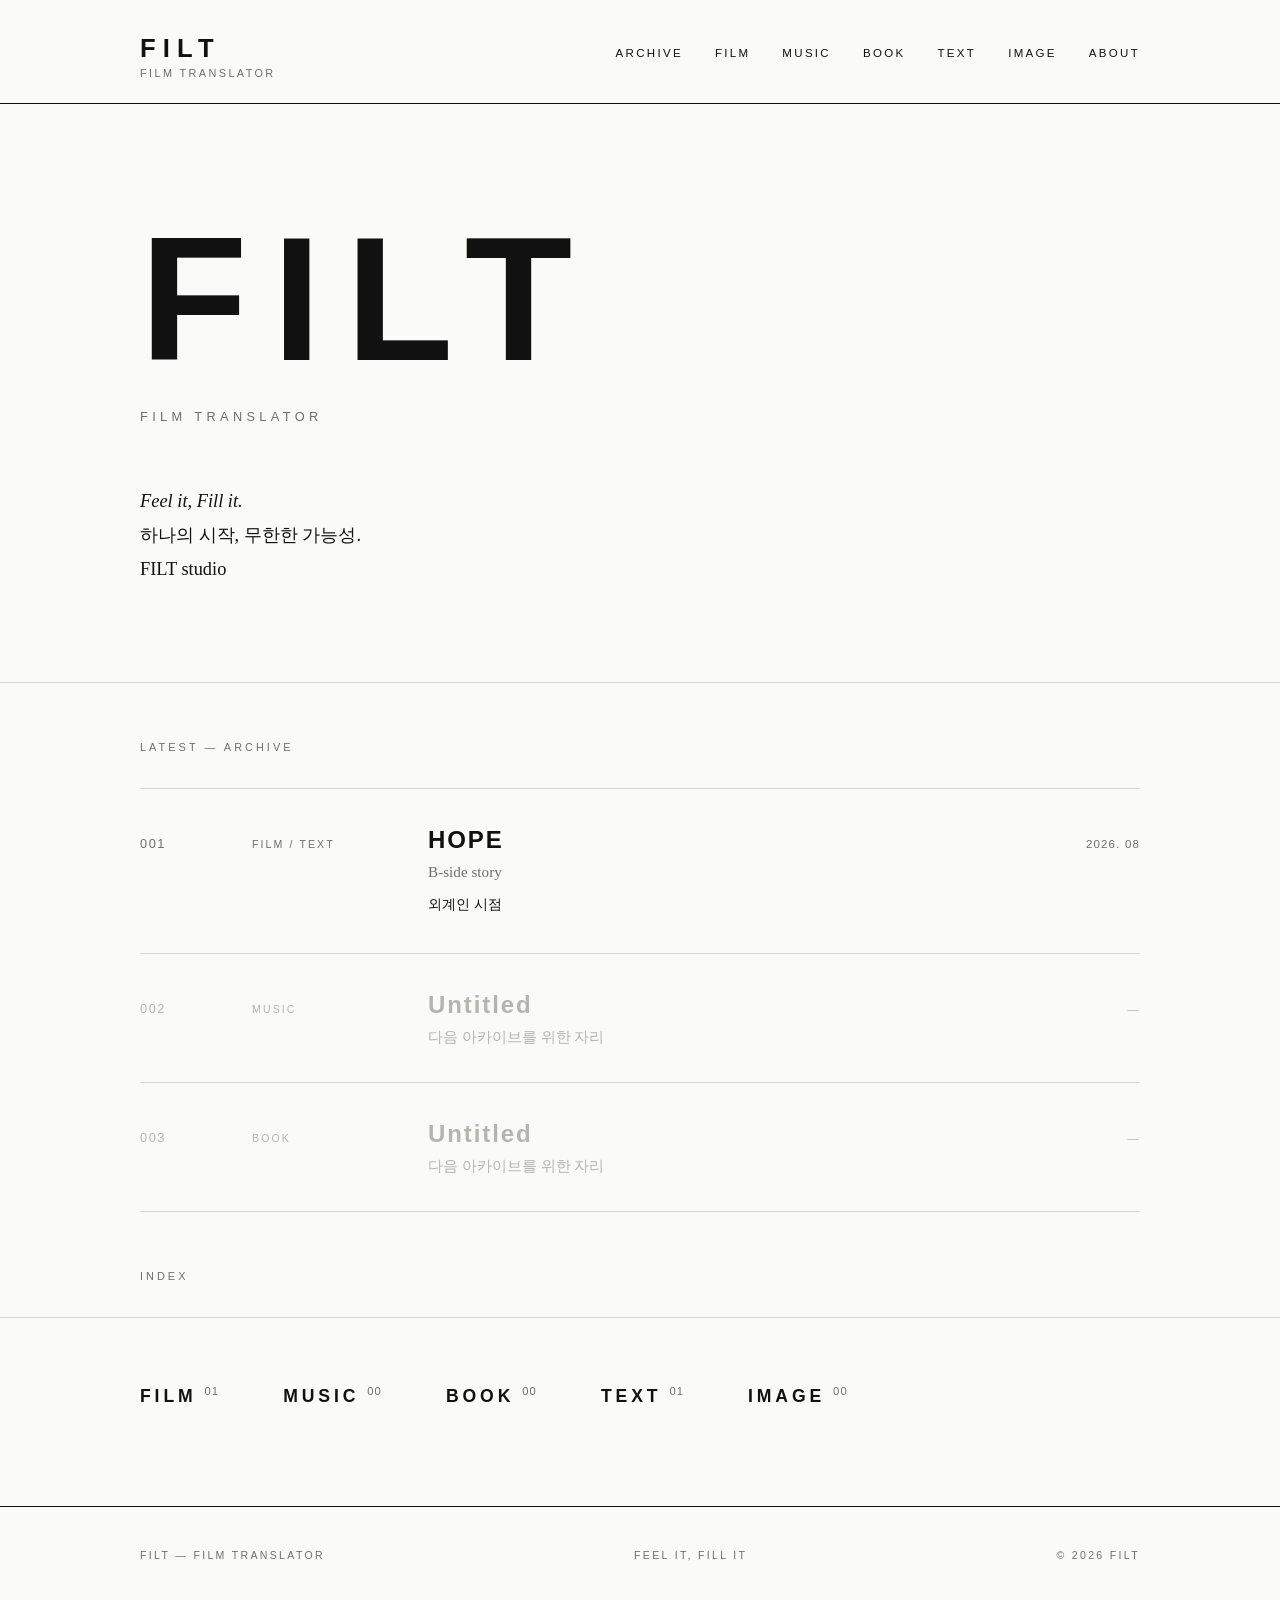
<file: index.html>
<!DOCTYPE html>
<html lang="ko">
<head>
  <meta charset="UTF-8">
  <meta name="viewport" content="width=device-width, initial-scale=1.0">
  <title>FILT — Film Translator</title>
  <meta name="description" content="FILT — Film Translator. Feel it, Fill it.">
  <link rel="stylesheet" href="style.css">
</head>
<body>

  <!-- ==================== HEADER / NAVIGATION ==================== -->
  <header class="site-header">
    <div class="wrap">
      <div class="wordmark">
        <a href="index.html">FILT</a>
        <span class="tagline">Film Translator</span>
      </div>
      <nav class="site-nav">
        <a href="archive.html">Archive</a>
        <a href="film.html">Film</a>
        <a href="music.html">Music</a>
        <a href="book.html">Book</a>
        <a href="text.html">Text</a>
        <a href="image.html">Image</a>
        <a href="about.html">About</a>
      </nav>
    </div>
  </header>

  <main>

    <!-- ==================== MASTHEAD ==================== -->
    <section class="masthead">
      <div class="wrap">
        <h1>FILT</h1>
        <p class="sub">Film Translator</p>
        <p class="intro">
          <em>Feel it, Fill it.</em><br>
          하나의 시작, 무한한 가능성. <br>
          FILT studio
        </p>
      </div>
    </section>

    <!-- ==================== LATEST ARCHIVE ==================== -->
    <section>
      <div class="wrap">
        <p class="section-label">Latest — Archive</p>

        <ul class="entry-list">

          <!-- ============================================================
               HOW CATEGORIES WORK
               -------------------
               ARCHIVE (archive.html) lists every entry.
               Each category page (film.html, music.html, book.html,
               text.html, image.html) lists ONLY entries with that tag.

               TO ADD A NEW ARCHIVE ENTRY:
               1. Copy an <li class="entry"> block below (remove
                  class "placeholder" if present).
               2. Paste it here (Latest) AND in archive.html AND in
                  every category page matching its tags.
                  e.g. category "FILM / TEXT" → film.html + text.html
               ============================================================ -->

          <!-- Archive 001 — featured entry · category: FILM / TEXT -->
          <li class="entry">
            <a href="posts/hope-dialogue.html">
              <span class="entry-no">001</span>
              <span class="entry-cat">Film / Text</span>
              <span class="entry-main">
                <span class="entry-title">HOPE
                  <span class="entry-sub">B-side story</span>
                  <span class="entry-desc">외계인 시점</span>
                </span>
              </span>
              <span class="entry-date">2026. 08</span>
            </a>
          </li>

          <!-- Placeholder entry 002 -->
          <li class="entry placeholder">
            <a href="archive.html">
              <span class="entry-no">002</span>
              <span class="entry-cat">Music</span>
              <span class="entry-main">
                <span class="entry-title">Untitled
                  <span class="entry-sub">다음 아카이브를 위한 자리</span>
                </span>
              </span>
              <span class="entry-date">—</span>
            </a>
          </li>

          <!-- Placeholder entry 003 -->
          <li class="entry placeholder">
            <a href="archive.html">
              <span class="entry-no">003</span>
              <span class="entry-cat">Book</span>
              <span class="entry-main">
                <span class="entry-title">Untitled
                  <span class="entry-sub">다음 아카이브를 위한 자리</span>
                </span>
              </span>
              <span class="entry-date">—</span>
            </a>
          </li>

        </ul>
      </div>
    </section>

    <!-- ==================== CATEGORY NAVIGATION ==================== -->
    <!-- Update the counts when you add entries -->
    <section>
      <div class="wrap">
        <p class="section-label">Index</p>
      </div>
      <nav class="category-nav">
        <div class="wrap">
          <ul>
            <li><a href="film.html">FILM<span class="count">01</span></a></li>
            <li><a href="music.html">MUSIC<span class="count">00</span></a></li>
            <li><a href="book.html">BOOK<span class="count">00</span></a></li>
            <li><a href="text.html">TEXT<span class="count">01</span></a></li>
            <li><a href="image.html">IMAGE<span class="count">00</span></a></li>
          </ul>
        </div>
      </nav>
    </section>

  </main>

  <!-- ==================== FOOTER ==================== -->
  <footer class="site-footer">
    <div class="wrap">
      <span>FILT — Film Translator</span>
      <span>Feel it, Fill it</span>
      <span>© 2026 FILT</span>
    </div>
  </footer>

</body>
</html>
</file>
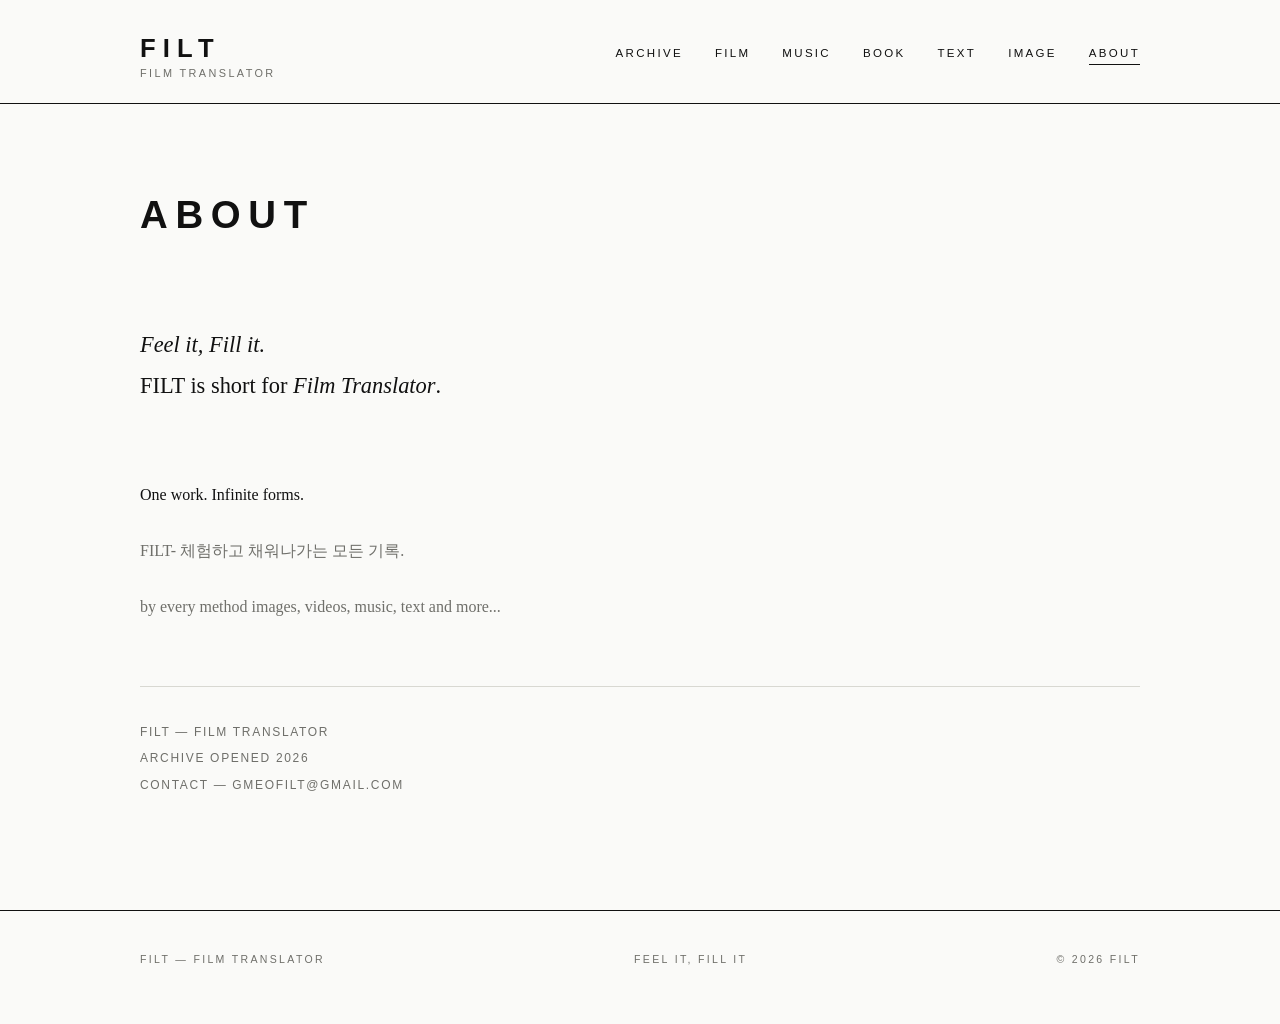
<file: about.html>
<!DOCTYPE html>
<html lang="ko">
<head>
  <meta charset="UTF-8">
  <meta name="viewport" content="width=device-width, initial-scale=1.0">
  <title>About — FILT</title>
  <meta name="description" content="About FILT — Film Translator. Feel it, Fill it.">
  <link rel="stylesheet" href="style.css">
</head>
<body>

  <!-- ==================== HEADER / NAVIGATION ==================== -->
  <header class="site-header">
    <div class="wrap">
      <div class="wordmark">
        <a href="index.html">FILT</a>
        <span class="tagline">Film Translator</span>
      </div>
      <nav class="site-nav">
        <a href="archive.html">Archive</a>
        <a href="film.html">Film</a>
        <a href="music.html">Music</a>
        <a href="book.html">Book</a>
        <a href="text.html">Text</a>
        <a href="image.html">Image</a>
        <a href="about.html" class="active">About</a>
      </nav>
    </div>
  </header>

  <main>
    <div class="wrap">

      <section class="page-head">
        <h1>ABOUT</h1>
      </section>

      <section class="about-body">
        <p class="lede">
          <em>Feel it, Fill it.</em><br>
          FILT is short for <em>Film Translator</em>.
        </p>

        <p>
          One work.
          Infinite forms.
        </p>

        <p class="kr">
          FILT-
          체험하고 채워나가는 모든 기록.
        </p>

        <p class="kr">
          by every method
          images, videos, music, text and more...
        </p>

        <!-- ============================================================
             TO EDIT: replace the paragraphs above with your own
             statement. Add contact / links below as needed.
             ============================================================ -->
        <div class="about-meta">
          <span>FILT — Film Translator</span><br>
          <span>Archive opened 2026</span><br>
          <span>Contact — <a href="mailto:gmeofilt@gmail.com">gmeofilt@gmail.com</a></span>
          <!-- Replace with your real contact address -->
        </div>
      </section>

    </div>
  </main>

  <!-- ==================== FOOTER ==================== -->
  <footer class="site-footer">
    <div class="wrap">
      <span>FILT — Film Translator</span>
      <span>Feel it, Fill it</span>
      <span>© 2026 FILT</span>
    </div>
  </footer>

</body>
</html>
</file>
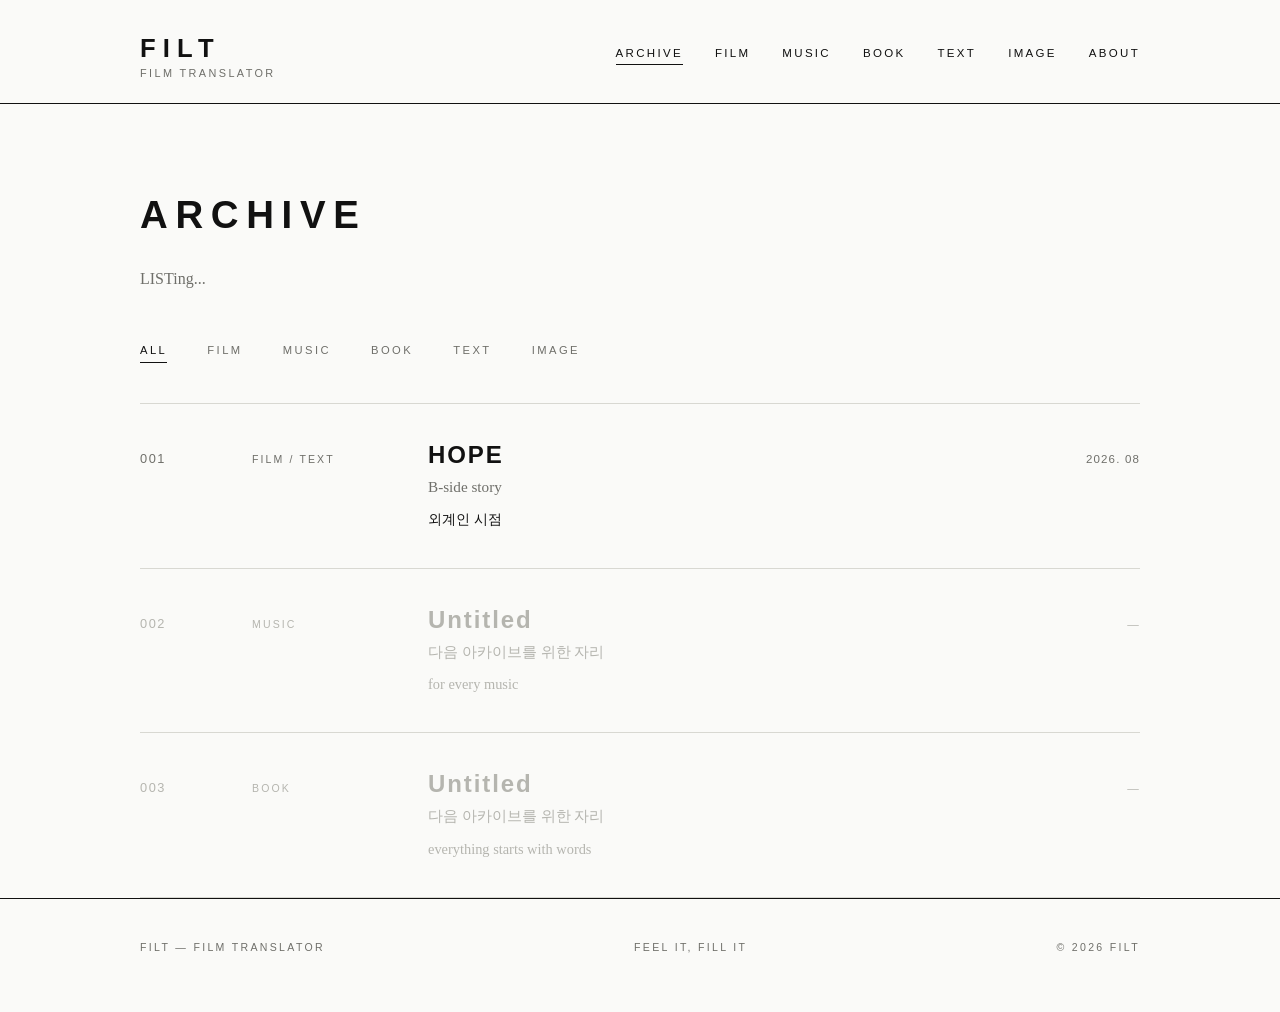
<file: archive.html>
<!DOCTYPE html>
<html lang="ko">
<head>
  <meta charset="UTF-8">
  <meta name="viewport" content="width=device-width, initial-scale=1.0">
  <title>Archive — FILT</title>
  <meta name="description" content="The full FILT archive — film, music, book, text, image.">
  <link rel="stylesheet" href="style.css">
</head>
<body>

  <!-- ==================== HEADER / NAVIGATION ==================== -->
  <header class="site-header">
    <div class="wrap">
      <div class="wordmark">
        <a href="index.html">FILT</a>
        <span class="tagline">Film Translator</span>
      </div>
      <nav class="site-nav">
        <a href="archive.html" class="active">Archive</a>
        <a href="film.html">Film</a>
        <a href="music.html">Music</a>
        <a href="book.html">Book</a>
        <a href="text.html">Text</a>
        <a href="image.html">Image</a>
        <a href="about.html">About</a>
      </nav>
    </div>
  </header>

  <main>
    <div class="wrap">

      <!-- ==================== PAGE HEAD ==================== -->
      <section class="page-head">
        <h1>ARCHIVE</h1>
        <p>LISTing...</p>
      </section>

      <!-- Category filter -->
      <nav class="filter-nav">
        <a href="archive.html" class="active">All</a>
        <a href="film.html">Film</a>
        <a href="music.html">Music</a>
        <a href="book.html">Book</a>
        <a href="text.html">Text</a>
        <a href="image.html">Image</a>
      </nav>

      <!-- ==================== FULL ENTRY LIST (ALL CATEGORIES) ==================== -->
      <!-- ============================================================
           ARCHIVE = every entry, newest first.

           TO ADD A NEW ENTRY:
           1. Copy an <li class="entry"> block, update number /
              category / title / subtitle / description / date / link.
           2. ALSO paste it into every category page matching its tags
              (film.html, music.html, book.html, text.html, image.html)
              and into the Latest list on index.html.
           ============================================================ -->
      <ul class="entry-list">

        <!-- Archive 001 · category: FILM / TEXT -->
        <li class="entry">
          <a href="posts/hope-dialogue.html">
            <span class="entry-no">001</span>
            <span class="entry-cat">Film / Text</span>
            <span class="entry-main">
              <span class="entry-title">HOPE
                <span class="entry-sub">B-side story</span>
                <span class="entry-desc">외계인 시점</span>
              </span>
            </span>
            <span class="entry-date">2026. 08</span>
          </a>
        </li>

        <!-- Placeholder 002 -->
        <li class="entry placeholder">
          <a href="music.html">
            <span class="entry-no">002</span>
            <span class="entry-cat">Music</span>
            <span class="entry-main">
              <span class="entry-title">Untitled
                <span class="entry-sub">다음 아카이브를 위한 자리</span>
                <span class="entry-desc">for every music</span>
              </span>
            </span>
            <span class="entry-date">—</span>
          </a>
        </li>

        <!-- Placeholder 003 -->
        <li class="entry placeholder">
          <a href="book.html">
            <span class="entry-no">003</span>
            <span class="entry-cat">Book</span>
            <span class="entry-main">
              <span class="entry-title">Untitled
                <span class="entry-sub">다음 아카이브를 위한 자리</span>
                <span class="entry-desc">everything starts with words</span>
              </span>
            </span>
            <span class="entry-date">—</span>
          </a>
        </li>

      </ul>

    </div>
  </main>

  <!-- ==================== FOOTER ==================== -->
  <footer class="site-footer">
    <div class="wrap">
      <span>FILT — Film Translator</span>
      <span>Feel it, Fill it</span>
      <span>© 2026 FILT</span>
    </div>
  </footer>

</body>
</html>
</file>
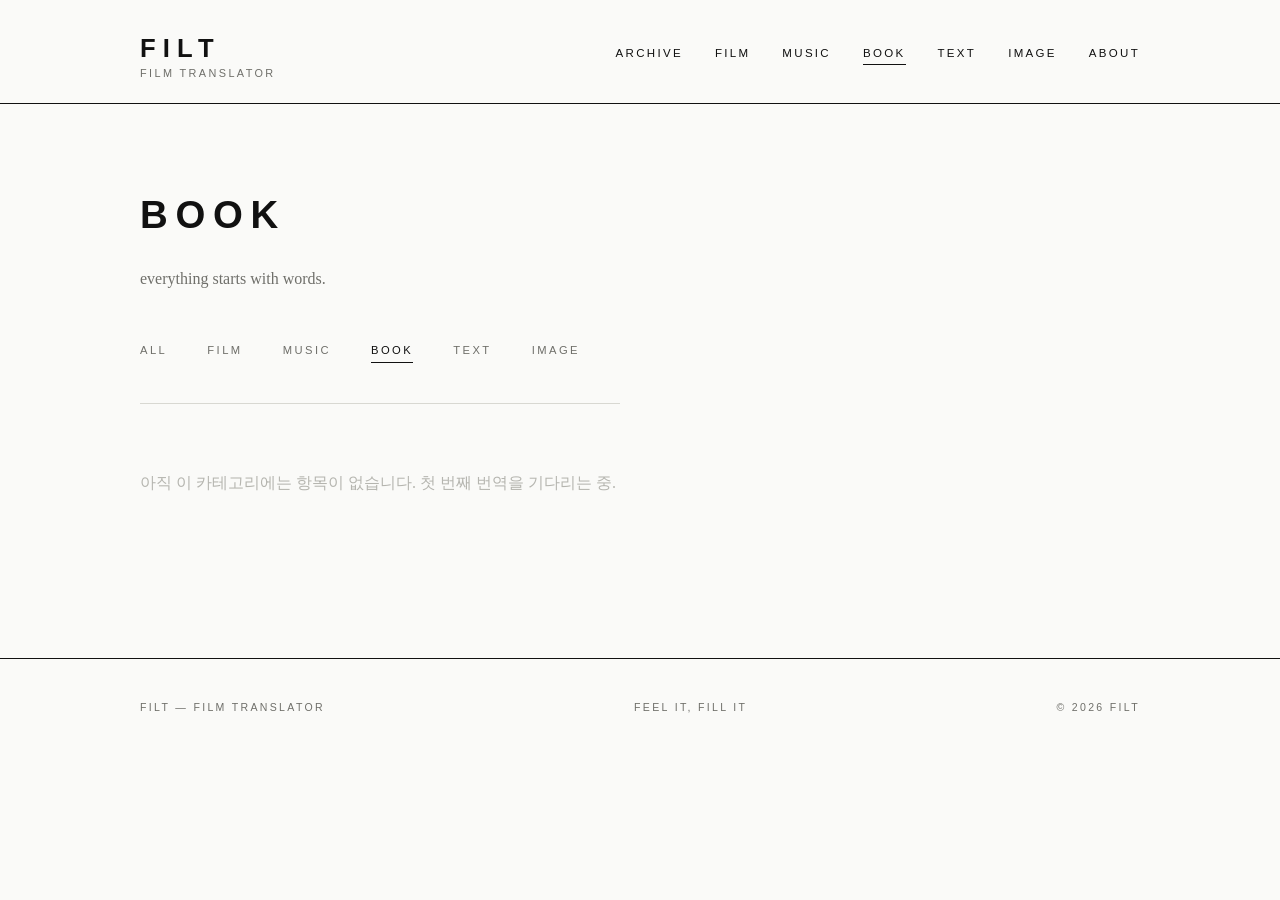
<file: book.html>
<!DOCTYPE html>
<html lang="ko">
<head>
  <meta charset="UTF-8">
  <meta name="viewport" content="width=device-width, initial-scale=1.0">
  <title>Book — FILT</title>
  <meta name="description" content="FILT archive — BOOK.">
  <link rel="stylesheet" href="style.css">
</head>
<body>

  <!-- ==================== HEADER / NAVIGATION ==================== -->
  <header class="site-header">
    <div class="wrap">
      <div class="wordmark">
        <a href="index.html">FILT</a>
        <span class="tagline">Film Translator</span>
      </div>
      <nav class="site-nav">
        <a href="archive.html">Archive</a>
        <a href="film.html">Film</a>
        <a href="music.html">Music</a>
        <a href="book.html" class="active">Book</a>
        <a href="text.html">Text</a>
        <a href="image.html">Image</a>
        <a href="about.html">About</a>
      </nav>
    </div>
  </header>

  <main>
    <div class="wrap">

      <section class="page-head">
        <h1>BOOK</h1>
        <p>everything starts with words.</p>
      </section>

      <nav class="filter-nav">
        <a href="archive.html">All</a>
        <a href="film.html">Film</a>
        <a href="music.html">Music</a>
        <a href="book.html" class="active">Book</a>
        <a href="text.html">Text</a>
        <a href="image.html">Image</a>
      </nav>

      <!-- ============================================================
           BOOK ONLY — entries tagged BOOK appear here.
           When the first BOOK entry exists:
           1. Delete the .empty-note paragraph below.
           2. Add a <ul class="entry-list"> with the entry block
              (copy the format from film.html).
           ============================================================ -->
      <p class="empty-note">아직 이 카테고리에는 항목이 없습니다. 첫 번째 번역을 기다리는 중.</p>

    </div>
  </main>

  <!-- ==================== FOOTER ==================== -->
  <footer class="site-footer">
    <div class="wrap">
      <span>FILT — Film Translator</span>
      <span>Feel it, Fill it</span>
      <span>© 2026 FILT</span>
    </div>
  </footer>

</body>
</html>
</file>
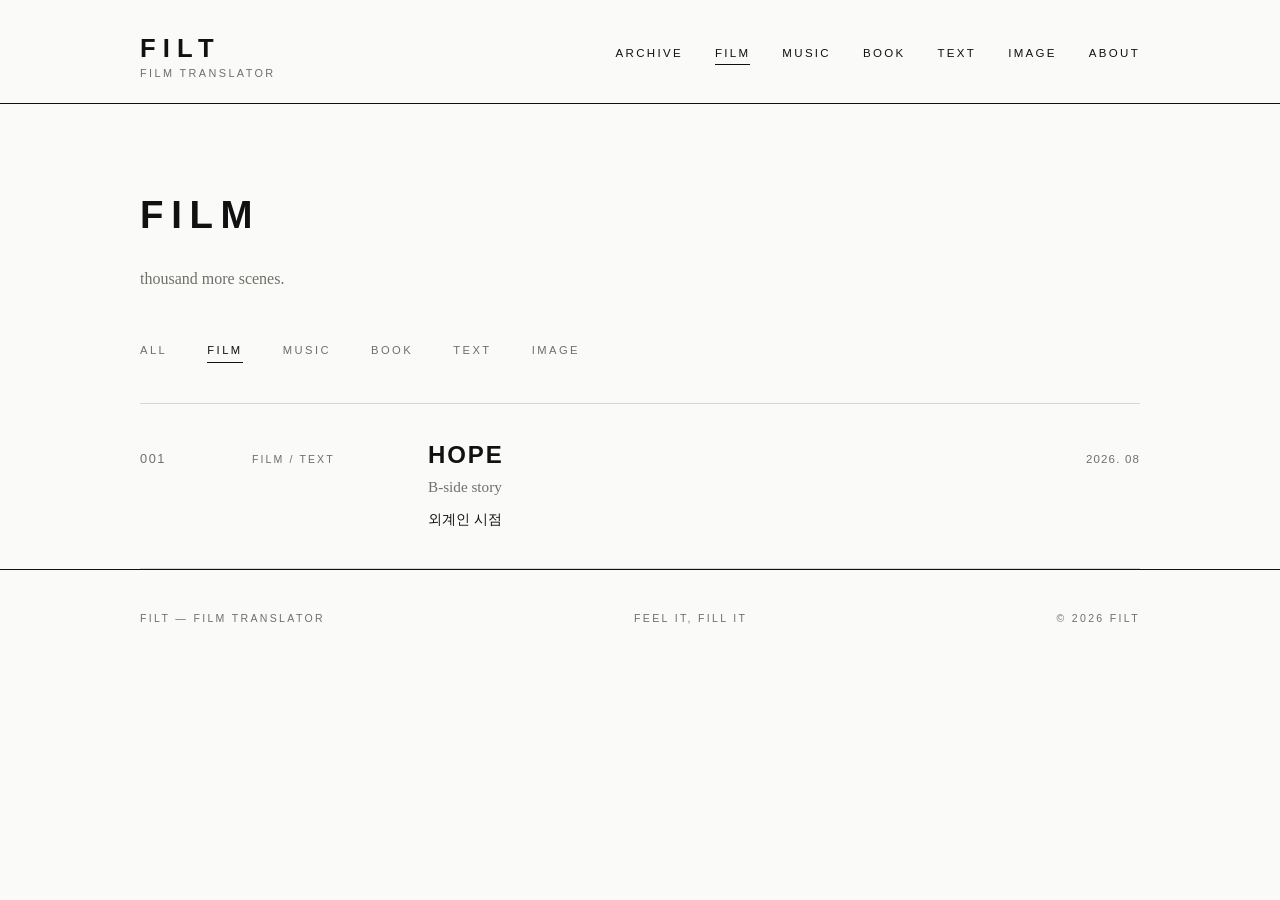
<file: film.html>
<!DOCTYPE html>
<html lang="ko">
<head>
  <meta charset="UTF-8">
  <meta name="viewport" content="width=device-width, initial-scale=1.0">
  <title>Film — FILT</title>
  <meta name="description" content="FILT archive — FILM.">
  <link rel="stylesheet" href="style.css">
</head>
<body>

  <!-- ==================== HEADER / NAVIGATION ==================== -->
  <header class="site-header">
    <div class="wrap">
      <div class="wordmark">
        <a href="index.html">FILT</a>
        <span class="tagline">Film Translator</span>
      </div>
      <nav class="site-nav">
        <a href="archive.html">Archive</a>
        <a href="film.html" class="active">Film</a>
        <a href="music.html">Music</a>
        <a href="book.html">Book</a>
        <a href="text.html">Text</a>
        <a href="image.html">Image</a>
        <a href="about.html">About</a>
      </nav>
    </div>
  </header>

  <main>
    <div class="wrap">

      <section class="page-head">
        <h1>FILM</h1>
        <p>thousand more scenes.</p>
      </section>

      <nav class="filter-nav">
        <a href="archive.html">All</a>
        <a href="film.html" class="active">Film</a>
        <a href="music.html">Music</a>
        <a href="book.html">Book</a>
        <a href="text.html">Text</a>
        <a href="image.html">Image</a>
      </nav>

      <!-- ============================================================
           FILM ONLY — entries tagged FILM appear here.
           When you add a FILM entry to archive.html, copy the same
           <li class="entry"> block into this list.
           ============================================================ -->
      <ul class="entry-list">

        <!-- Archive 001 · category: FILM / TEXT -->
        <li class="entry">
          <a href="posts/hope-dialogue.html">
            <span class="entry-no">001</span>
            <span class="entry-cat">Film / Text</span>
            <span class="entry-main">
              <span class="entry-title">HOPE
                <span class="entry-sub">B-side story</span>
                <span class="entry-desc">외계인 시점</span>
              </span>
            </span>
            <span class="entry-date">2026. 08</span>
          </a>
        </li>

      </ul>

    </div>
  </main>

  <!-- ==================== FOOTER ==================== -->
  <footer class="site-footer">
    <div class="wrap">
      <span>FILT — Film Translator</span>
      <span>Feel it, Fill it</span>
      <span>© 2026 FILT</span>
    </div>
  </footer>

</body>
</html>
</file>
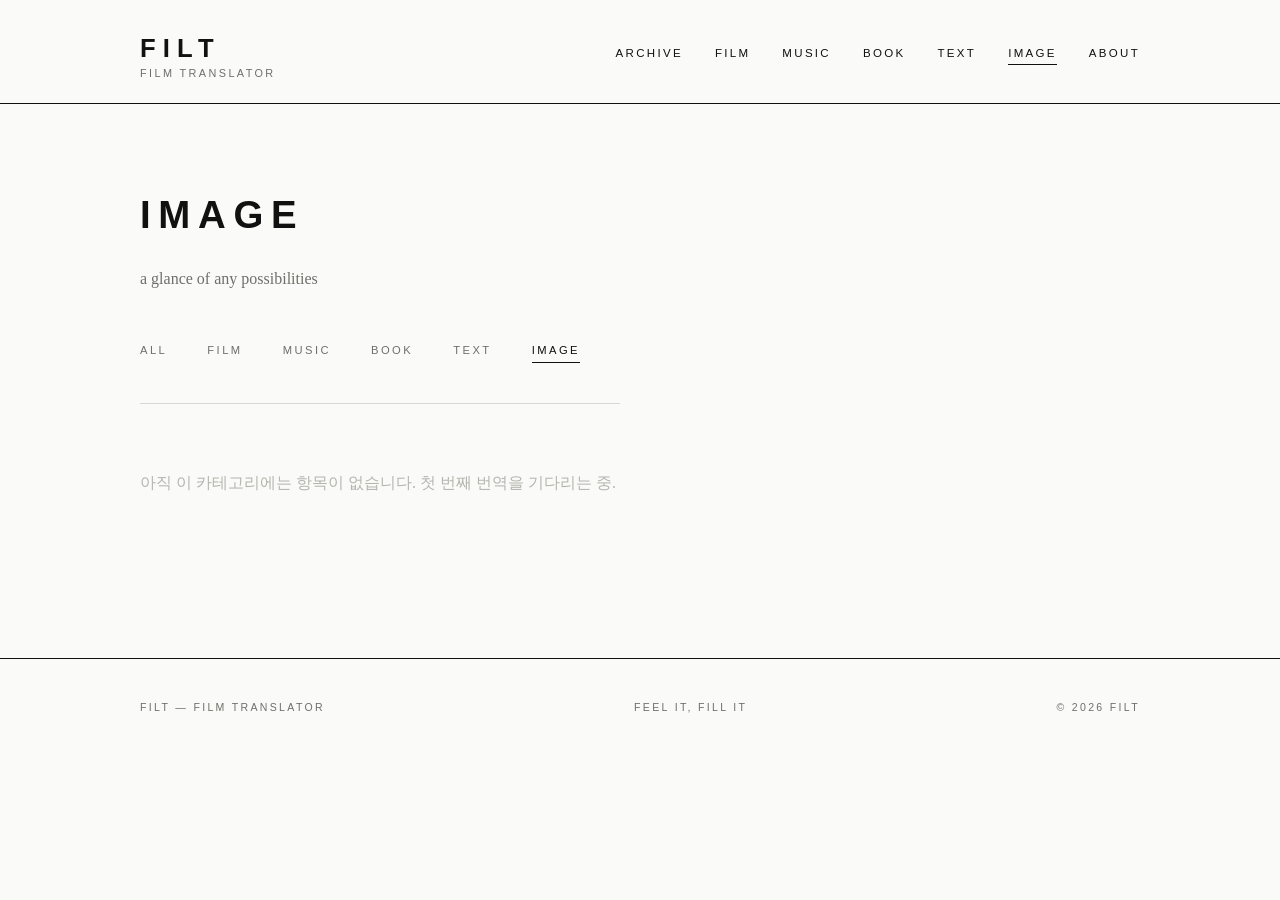
<file: image.html>
<!DOCTYPE html>
<html lang="ko">
<head>
  <meta charset="UTF-8">
  <meta name="viewport" content="width=device-width, initial-scale=1.0">
  <title>Image — FILT</title>
  <meta name="description" content="FILT archive — IMAGE.">
  <link rel="stylesheet" href="style.css">
</head>
<body>

  <!-- ==================== HEADER / NAVIGATION ==================== -->
  <header class="site-header">
    <div class="wrap">
      <div class="wordmark">
        <a href="index.html">FILT</a>
        <span class="tagline">Film Translator</span>
      </div>
      <nav class="site-nav">
        <a href="archive.html">Archive</a>
        <a href="film.html">Film</a>
        <a href="music.html">Music</a>
        <a href="book.html">Book</a>
        <a href="text.html">Text</a>
        <a href="image.html" class="active">Image</a>
        <a href="about.html">About</a>
      </nav>
    </div>
  </header>

  <main>
    <div class="wrap">

      <section class="page-head">
        <h1>IMAGE</h1>
        <p> a glance of any possibilities</p>
      </section>

      <nav class="filter-nav">
        <a href="archive.html">All</a>
        <a href="film.html">Film</a>
        <a href="music.html">Music</a>
        <a href="book.html">Book</a>
        <a href="text.html">Text</a>
        <a href="image.html" class="active">Image</a>
      </nav>

      <!-- ============================================================
           IMAGE ONLY — entries tagged IMAGE appear here.
           When the first IMAGE entry exists:
           1. Delete the .empty-note paragraph below.
           2. Add a <ul class="entry-list"> with the entry block
              (copy the format from film.html).
           ============================================================ -->
      <p class="empty-note">아직 이 카테고리에는 항목이 없습니다. 첫 번째 번역을 기다리는 중.</p>

    </div>
  </main>

  <!-- ==================== FOOTER ==================== -->
  <footer class="site-footer">
    <div class="wrap">
      <span>FILT — Film Translator</span>
      <span>Feel it, Fill it</span>
      <span>© 2026 FILT</span>
    </div>
  </footer>

</body>
</html>
</file>
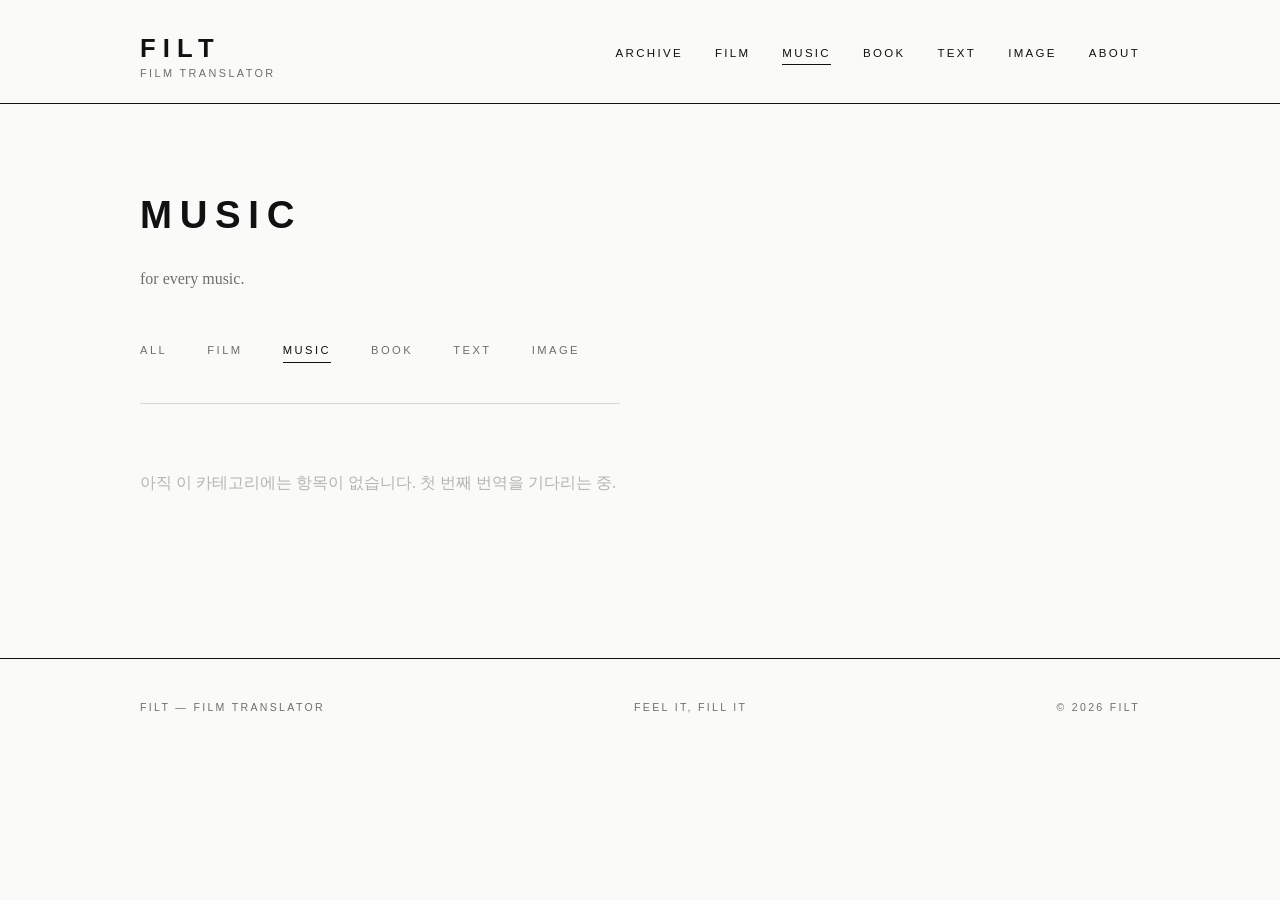
<file: music.html>
<!DOCTYPE html>
<html lang="ko">
<head>
  <meta charset="UTF-8">
  <meta name="viewport" content="width=device-width, initial-scale=1.0">
  <title>Music — FILT</title>
  <meta name="description" content="FILT archive — MUSIC.">
  <link rel="stylesheet" href="style.css">
</head>
<body>

  <!-- ==================== HEADER / NAVIGATION ==================== -->
  <header class="site-header">
    <div class="wrap">
      <div class="wordmark">
        <a href="index.html">FILT</a>
        <span class="tagline">Film Translator</span>
      </div>
      <nav class="site-nav">
        <a href="archive.html">Archive</a>
        <a href="film.html">Film</a>
        <a href="music.html" class="active">Music</a>
        <a href="book.html">Book</a>
        <a href="text.html">Text</a>
        <a href="image.html">Image</a>
        <a href="about.html">About</a>
      </nav>
    </div>
  </header>

  <main>
    <div class="wrap">

      <section class="page-head">
        <h1>MUSIC</h1>
        <p>for every music.</p>
      </section>

      <nav class="filter-nav">
        <a href="archive.html">All</a>
        <a href="film.html">Film</a>
        <a href="music.html" class="active">Music</a>
        <a href="book.html">Book</a>
        <a href="text.html">Text</a>
        <a href="image.html">Image</a>
      </nav>

      <!-- ============================================================
           MUSIC ONLY — entries tagged MUSIC appear here.
           When the first MUSIC entry exists:
           1. Delete the .empty-note paragraph below.
           2. Add a <ul class="entry-list"> with the entry block
              (copy the format from film.html).
           ============================================================ -->
      <p class="empty-note">아직 이 카테고리에는 항목이 없습니다. 첫 번째 번역을 기다리는 중.</p>

    </div>
  </main>

  <!-- ==================== FOOTER ==================== -->
  <footer class="site-footer">
    <div class="wrap">
      <span>FILT — Film Translator</span>
      <span>Feel it, Fill it</span>
      <span>© 2026 FILT</span>
    </div>
  </footer>

</body>
</html>
</file>
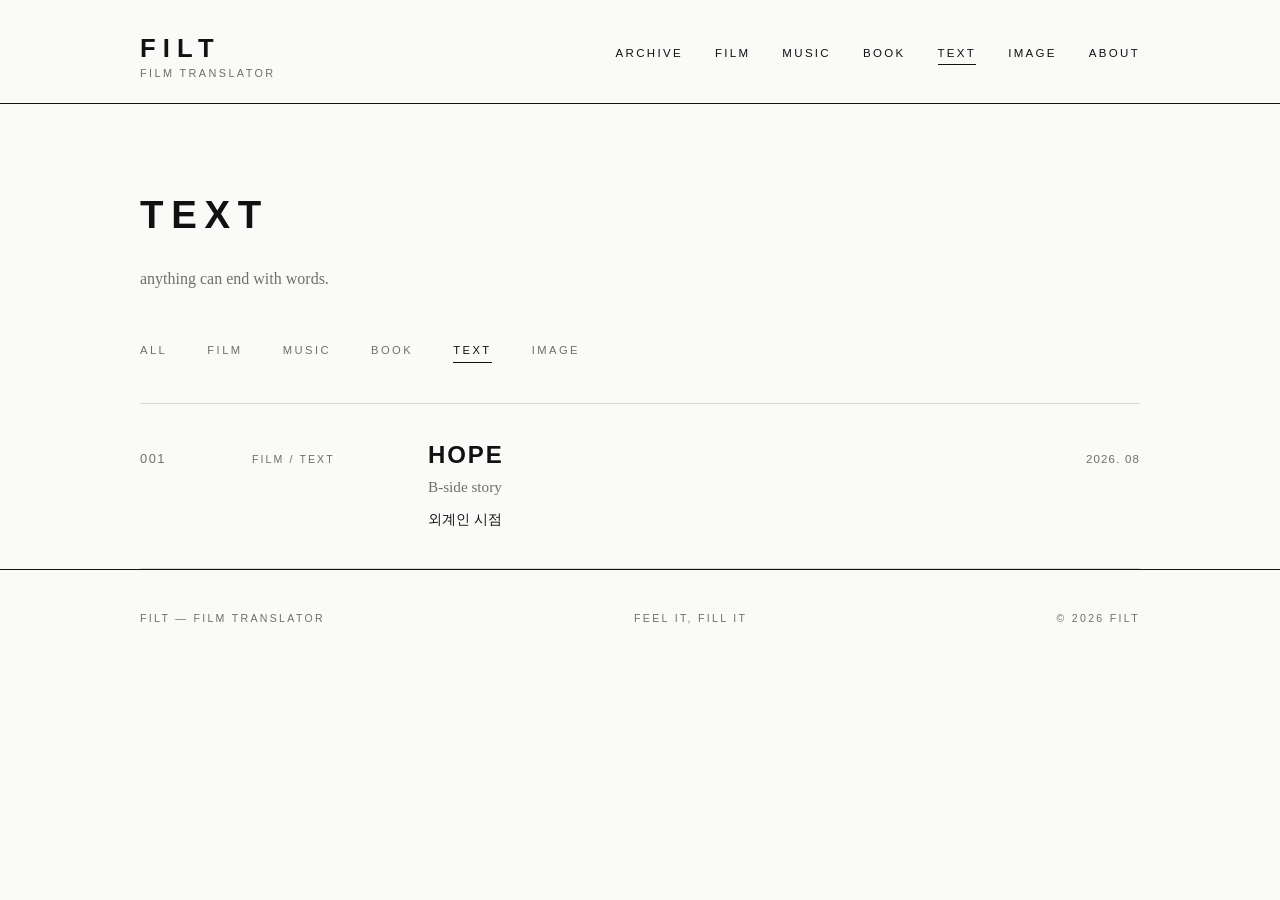
<file: text.html>
<!DOCTYPE html>
<html lang="ko">
<head>
  <meta charset="UTF-8">
  <meta name="viewport" content="width=device-width, initial-scale=1.0">
  <title>Text — FILT</title>
  <meta name="description" content="FILT archive — TEXT.">
  <link rel="stylesheet" href="style.css">
</head>
<body>

  <!-- ==================== HEADER / NAVIGATION ==================== -->
  <header class="site-header">
    <div class="wrap">
      <div class="wordmark">
        <a href="index.html">FILT</a>
        <span class="tagline">Film Translator</span>
      </div>
      <nav class="site-nav">
        <a href="archive.html">Archive</a>
        <a href="film.html">Film</a>
        <a href="music.html">Music</a>
        <a href="book.html">Book</a>
        <a href="text.html" class="active">Text</a>
        <a href="image.html">Image</a>
        <a href="about.html">About</a>
      </nav>
    </div>
  </header>

  <main>
    <div class="wrap">

      <section class="page-head">
        <h1>TEXT</h1>
        <p>anything can end with words.</p>
      </section>

      <nav class="filter-nav">
        <a href="archive.html">All</a>
        <a href="film.html">Film</a>
        <a href="music.html">Music</a>
        <a href="book.html">Book</a>
        <a href="text.html" class="active">Text</a>
        <a href="image.html">Image</a>
      </nav>

      <!-- ============================================================
           TEXT ONLY — entries tagged TEXT appear here.
           When you add a TEXT entry to archive.html, copy the same
           <li class="entry"> block into this list.
           ============================================================ -->
      <ul class="entry-list">

        <!-- Archive 001 · category: FILM / TEXT -->
        <li class="entry">
          <a href="posts/hope-dialogue.html">
            <span class="entry-no">001</span>
            <span class="entry-cat">Film / Text</span>
            <span class="entry-main">
              <span class="entry-title">HOPE
                <span class="entry-sub">B-side story</span>
                <span class="entry-desc">외계인 시점</span>
              </span>
            </span>
            <span class="entry-date">2026. 08</span>
          </a>
        </li>

      </ul>

    </div>
  </main>

  <!-- ==================== FOOTER ==================== -->
  <footer class="site-footer">
    <div class="wrap">
      <span>FILT — Film Translator</span>
      <span>Feel it, Fill it</span>
      <span>© 2026 FILT</span>
    </div>
  </footer>

</body>
</html>
</file>
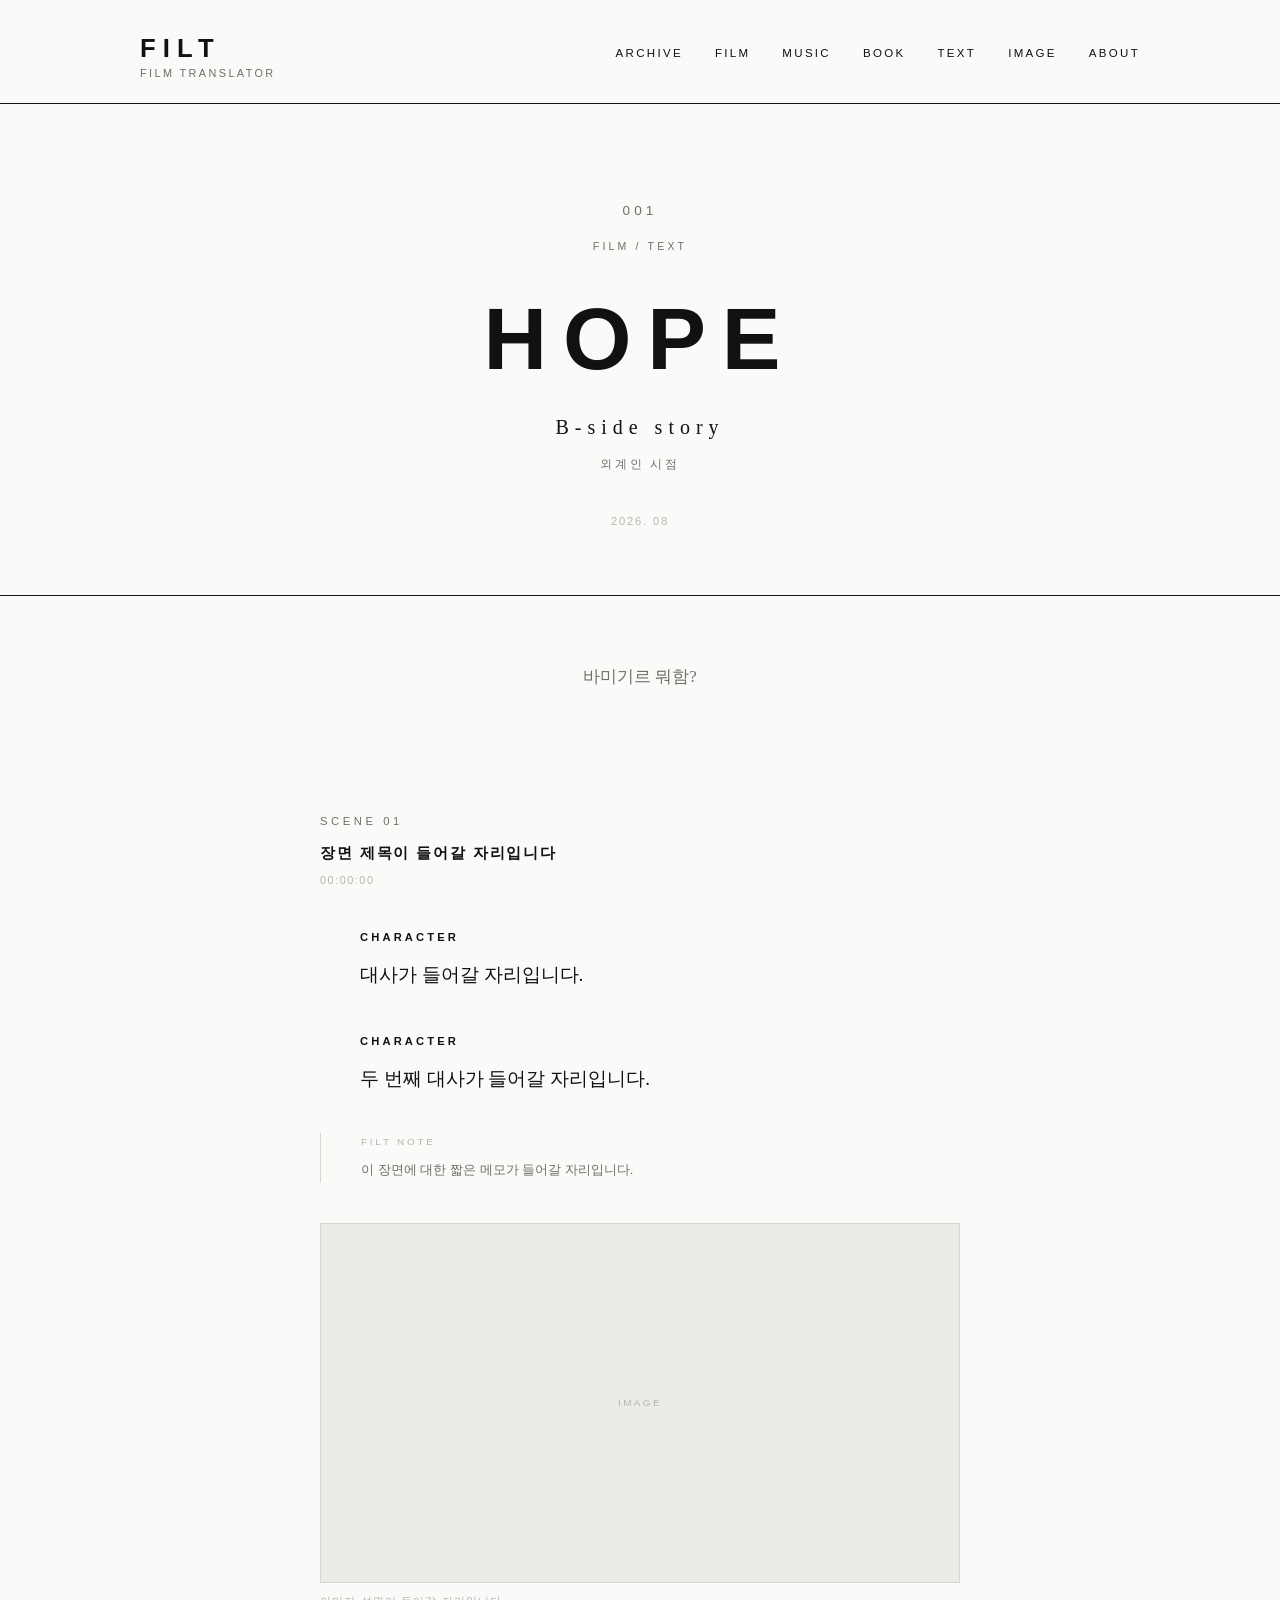
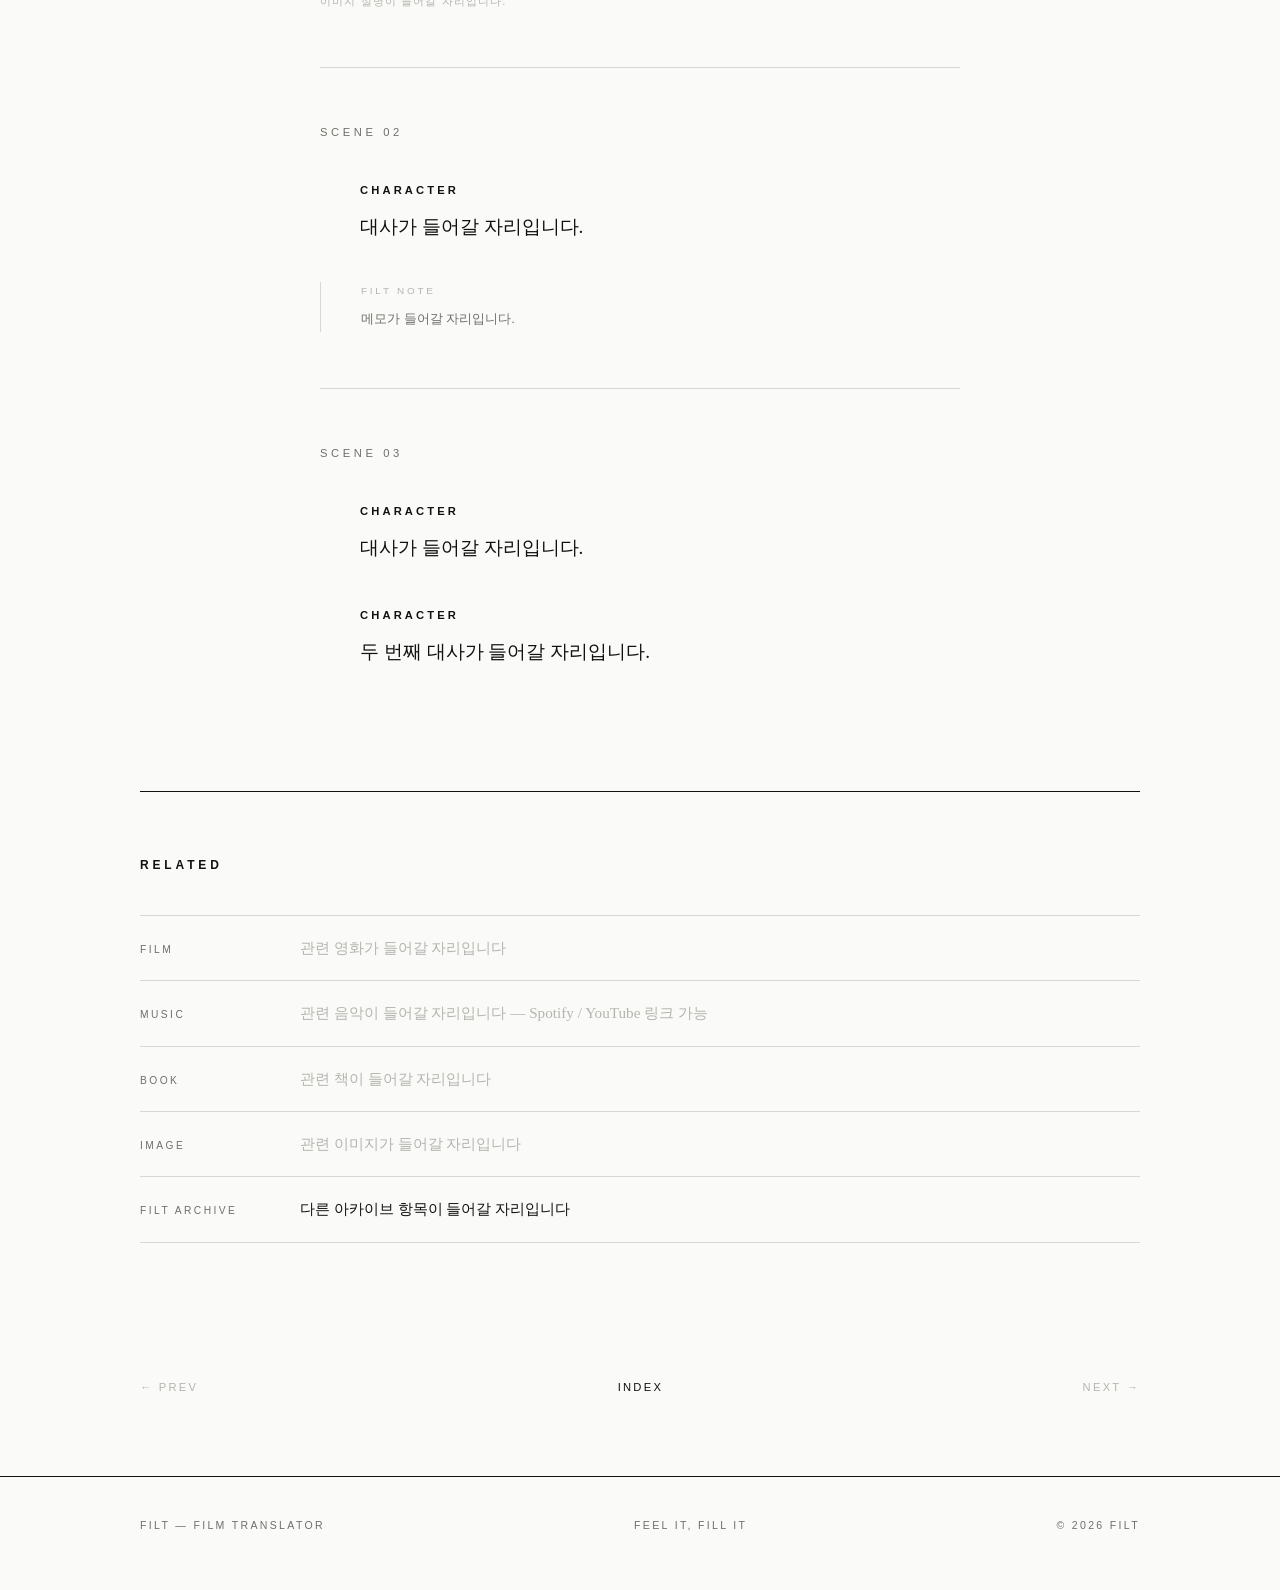
<file: posts/hope-dialogue.html>
<!DOCTYPE html>
<html lang="ko">
<head>
  <meta charset="UTF-8">
  <meta name="viewport" content="width=device-width, initial-scale=1.0">
  <title>001 — HOPE, B-side story — FILT</title>
  <meta name="description" content="Archive 001. Selected Lines from HOPE — 영화가 끝난 뒤에도 남아 있던 문장들.">
  <!-- Note: this page lives in /posts/, so paths go up one level with ../ -->
  <link rel="stylesheet" href="../style.css">
</head>
<body>

  <!-- ==================== HEADER / NAVIGATION ==================== -->
  <header class="site-header">
    <div class="wrap">
      <div class="wordmark">
        <a href="../index.html">FILT</a>
        <span class="tagline">Film Translator</span>
      </div>
      <nav class="site-nav">
        <a href="../archive.html">Archive</a>
        <a href="../film.html">Film</a>
        <a href="../music.html">Music</a>
        <a href="../book.html">Book</a>
        <a href="../text.html">Text</a>
        <a href="../image.html">Image</a>
        <a href="../about.html">About</a>
      </nav>
    </div>
  </header>

  <main>

    <!-- ==================== ARTICLE HEADER ==================== -->
    <header class="article-head">
      <div class="wrap">
        <p class="art-no">001</p>
        <p class="art-cat"><a href="../film.html">Film</a> / <a href="../text.html">Text</a></p>
        <h1>HOPE</h1>
        <p class="art-sub-kr">B-side story</p>
        <p class="art-sub-en">외계인 시점</p>
        <p class="art-date">2026. 08</p>
      </div>
    </header>

    <div class="wrap">

      <!-- ==================== INTRO NOTE ==================== -->
      <p class="article-intro">
        바미기르 뭐함?
      </p>

      <!-- ============================================================
           ============================================================

           HOW TO EDIT THIS PAGE
           ---------------------
           Each scene is one <section class="scene"> block.

           Inside a scene you can use, in any combination:

             .scene-no        — scene number (SCENE 01)          required
             .scene-title     — optional scene title             optional
             .scene-timestamp — optional timestamp (00:12:34)    optional
             .line            — one character + one dialogue     repeatable
             .filt-note       — your short commentary            optional
             .scene-image     — related image                    optional

           REPLACE the placeholder dialogue below with real text.
           Every place that needs replacing is marked with a
           "REPLACE:" comment.

           To add a scene: copy a whole <section class="scene"> block.
           To remove a field: just delete that element.

           ============================================================
           ============================================================ -->

      <div class="script">

        <!-- ==================== SCENE 01 ==================== -->
        <section class="scene">
          <p class="scene-no">Scene 01</p>

          <!-- Optional: scene title. Delete if not needed. -->
          <p class="scene-title">장면 제목이 들어갈 자리입니다</p>
          <!-- REPLACE: scene title above -->

          <!-- Optional: timestamp. Delete if not needed. -->
          <p class="scene-timestamp">00:00:00</p>
          <!-- REPLACE: timestamp above -->

          <div class="line">
            <p class="character">CHARACTER</p>
            <!-- REPLACE: character name above -->
            <p class="dialogue">대사가 들어갈 자리입니다.</p>
            <!-- REPLACE: real dialogue above -->
          </div>

          <div class="line">
            <p class="character">CHARACTER</p>
            <!-- REPLACE: character name above -->
            <p class="dialogue">두 번째 대사가 들어갈 자리입니다.</p>
            <!-- REPLACE: real dialogue above -->
          </div>

          <!-- Optional: FILT note — quieter commentary under the scene -->
          <aside class="filt-note">
            <span class="note-label">FILT Note</span>
            이 장면에 대한 짧은 메모가 들어갈 자리입니다.
            <!-- REPLACE: your note above. Delete this block if not needed. -->
          </aside>

          <!-- Optional: related image.
               Replace the .image-frame div with:
               <img src="../images/your-image.jpg" alt="...">
               (create an /images folder at the site root) -->
          <figure class="scene-image">
            <div class="image-frame"><span>Image</span></div>
            <figcaption>이미지 설명이 들어갈 자리입니다.</figcaption>
            <!-- REPLACE: caption above -->
          </figure>
        </section>

        <!-- ==================== SCENE 02 ==================== -->
        <section class="scene">
          <p class="scene-no">Scene 02</p>

          <div class="line">
            <p class="character">CHARACTER</p>
            <!-- REPLACE: character name above -->
            <p class="dialogue">대사가 들어갈 자리입니다.</p>
            <!-- REPLACE: real dialogue above -->
          </div>

          <aside class="filt-note">
            <span class="note-label">FILT Note</span>
            메모가 들어갈 자리입니다.
            <!-- REPLACE: your note above. Delete this block if not needed. -->
          </aside>
        </section>

        <!-- ==================== SCENE 03 ==================== -->
        <section class="scene">
          <p class="scene-no">Scene 03</p>

          <div class="line">
            <p class="character">CHARACTER</p>
            <!-- REPLACE: character name above -->
            <p class="dialogue">대사가 들어갈 자리입니다.</p>
            <!-- REPLACE: real dialogue above -->
          </div>

          <div class="line">
            <p class="character">CHARACTER</p>
            <!-- REPLACE: character name above -->
            <p class="dialogue">두 번째 대사가 들어갈 자리입니다.</p>
            <!-- REPLACE: real dialogue above -->
          </div>
        </section>

        <!-- ============================================================
             ADD MORE SCENES: copy a <section class="scene"> block here.
             ============================================================ -->

      </div>

      <!-- ==================== RELATED ==================== -->
      <!-- ============================================================
           TO EDIT: replace each .rel-title with a real title.
           Turn any of them into links, e.g.
             <span class="rel-title"><a href="...">Title</a></span>
           Works with YouTube / Spotify links, other archive pages, etc.
           ============================================================ -->
      <section class="related">
        <h2>Related</h2>
        <ul class="related-list">
          <li>
            <span class="rel-type">Film</span>
            <span class="rel-title">관련 영화가 들어갈 자리입니다</span>
          </li>
          <li>
            <span class="rel-type">Music</span>
            <span class="rel-title">관련 음악이 들어갈 자리입니다 — Spotify / YouTube 링크 가능</span>
          </li>
          <li>
            <span class="rel-type">Book</span>
            <span class="rel-title">관련 책이 들어갈 자리입니다</span>
          </li>
          <li>
            <span class="rel-type">Image</span>
            <span class="rel-title">관련 이미지가 들어갈 자리입니다</span>
          </li>
          <li>
            <span class="rel-type">FILT Archive</span>
            <span class="rel-title"><a href="../archive.html">다른 아카이브 항목이 들어갈 자리입니다</a></span>
          </li>
        </ul>
      </section>

      <!-- ==================== PREV / NEXT ==================== -->
      <nav class="article-footer-nav">
        <span class="disabled">← Prev</span>
        <a href="../archive.html">Index</a>
        <span class="disabled">Next →</span>
        <!-- When archive 002 exists, replace "Next" with:
             <a href="your-next-post.html">Next →</a> -->
      </nav>

    </div>
  </main>

  <!-- ==================== FOOTER ==================== -->
  <footer class="site-footer">
    <div class="wrap">
      <span>FILT — Film Translator</span>
      <span>Feel it, Fill it</span>
      <span>© 2026 FILT</span>
    </div>
  </footer>

</body>
</html>
</file>
<file: style.css>
/* ============================================================
   FILT — Film Translator
   Minimal editorial archive
   ============================================================ */

:root {
  --black: #111111;
  --white: #fafaf8;
  --grey: #6f6f6a;
  --grey-light: #b5b5af;
  --line: #d8d8d2;
  --serif: "Georgia", "Times New Roman", "Noto Serif KR", serif;
  --sans: "Helvetica Neue", "Helvetica", "Arial", "Apple SD Gothic Neo", "Noto Sans KR", sans-serif;
  --max: 1080px;
}

* {
  margin: 0;
  padding: 0;
  box-sizing: border-box;
}

html {
  font-size: 16px;
}

body {
  background: var(--white);
  color: var(--black);
  font-family: var(--sans);
  line-height: 1.6;
  -webkit-font-smoothing: antialiased;
}

a {
  color: inherit;
  text-decoration: none;
}

a:hover {
  opacity: 0.55;
}

::selection {
  background: var(--black);
  color: var(--white);
}

.wrap {
  max-width: var(--max);
  margin: 0 auto;
  padding: 0 2.5rem;
}

/* ------------------------------------------------------------
   Header / navigation
   ------------------------------------------------------------ */

.site-header {
  padding: 2.25rem 0 1.5rem;
  border-bottom: 1px solid var(--black);
}

.site-header .wrap {
  display: flex;
  align-items: baseline;
  justify-content: space-between;
  flex-wrap: wrap;
  gap: 1rem 2rem;
}

.wordmark {
  font-family: var(--sans);
  font-weight: 700;
  font-size: 1.6rem;
  letter-spacing: 0.28em;
  line-height: 1;
}

.wordmark a:hover {
  opacity: 1;
}

.tagline {
  display: block;
  margin-top: 0.4rem;
  font-size: 0.68rem;
  letter-spacing: 0.22em;
  text-transform: uppercase;
  color: var(--grey);
  font-weight: 400;
}

.site-nav {
  display: flex;
  gap: 2rem;
  flex-wrap: wrap;
}

.site-nav a {
  font-size: 0.72rem;
  letter-spacing: 0.2em;
  text-transform: uppercase;
}

.site-nav a.active {
  border-bottom: 1px solid var(--black);
  padding-bottom: 2px;
}

/* ------------------------------------------------------------
   Homepage masthead
   ------------------------------------------------------------ */

.masthead {
  padding: 7rem 0 6rem;
  border-bottom: 1px solid var(--line);
}

.masthead h1 {
  font-size: clamp(4.5rem, 14vw, 11rem);
  font-weight: 700;
  letter-spacing: 0.14em;
  line-height: 0.95;
}

.masthead .sub {
  margin-top: 1.5rem;
  font-size: 0.8rem;
  letter-spacing: 0.34em;
  text-transform: uppercase;
  color: var(--grey);
}

.masthead .intro {
  margin-top: 3.5rem;
  max-width: 34em;
  font-family: var(--serif);
  font-size: 1.15rem;
  line-height: 1.85;
  color: var(--black);
}

.masthead .intro em {
  font-style: italic;
}

/* ------------------------------------------------------------
   Section labels
   ------------------------------------------------------------ */

.section-label {
  font-size: 0.68rem;
  letter-spacing: 0.28em;
  text-transform: uppercase;
  color: var(--grey);
  padding: 3.5rem 0 2rem;
}

/* ------------------------------------------------------------
   Archive index — editorial rows, no cards
   ------------------------------------------------------------ */

.entry-list {
  list-style: none;
  border-top: 1px solid var(--line);
}

.entry {
  border-bottom: 1px solid var(--line);
}

.entry a {
  display: grid;
  grid-template-columns: 5rem 9rem 1fr 7rem;
  gap: 2rem;
  align-items: baseline;
  padding: 2.25rem 0;
}

.entry a:hover {
  opacity: 1;
}

.entry a:hover .entry-title {
  text-decoration: underline;
  text-underline-offset: 5px;
  text-decoration-thickness: 1px;
}

.entry-no {
  font-size: 0.8rem;
  letter-spacing: 0.12em;
  color: var(--grey);
  font-variant-numeric: tabular-nums;
}

.entry-cat {
  font-size: 0.66rem;
  letter-spacing: 0.2em;
  text-transform: uppercase;
  color: var(--grey);
}

.entry-title {
  font-size: 1.5rem;
  font-weight: 700;
  letter-spacing: 0.08em;
  line-height: 1.25;
}

.entry-sub {
  display: block;
  margin-top: 0.4rem;
  font-family: var(--serif);
  font-size: 0.95rem;
  font-weight: 400;
  letter-spacing: 0;
  color: var(--grey);
}

.entry-desc {
  display: block;
  margin-top: 0.7rem;
  font-family: var(--serif);
  font-size: 0.9rem;
  font-weight: 400;
  letter-spacing: 0;
  line-height: 1.7;
  color: var(--black);
}

.entry-date {
  font-size: 0.72rem;
  letter-spacing: 0.1em;
  color: var(--grey);
  text-align: right;
  font-variant-numeric: tabular-nums;
}

.entry.placeholder .entry-title,
.entry.placeholder .entry-no,
.entry.placeholder .entry-cat,
.entry.placeholder .entry-date {
  color: var(--grey-light);
}

.entry.placeholder .entry-sub,
.entry.placeholder .entry-desc {
  color: var(--grey-light);
}

/* Empty category page note — quiet, editorial */

.empty-note {
  border-top: 1px solid var(--line);
  padding: 4rem 0 10rem;
  font-family: var(--serif);
  color: var(--grey-light);
  line-height: 1.9;
  max-width: 30em;
}

/* ------------------------------------------------------------
   Category navigation (homepage)
   ------------------------------------------------------------ */

.category-nav {
  border-top: 1px solid var(--line);
  padding: 4rem 0 6rem;
}

.category-nav ul {
  list-style: none;
  display: flex;
  flex-wrap: wrap;
  gap: 1.5rem 4rem;
}

.category-nav a {
  font-size: 1.1rem;
  font-weight: 700;
  letter-spacing: 0.22em;
}

.category-nav .count {
  font-size: 0.7rem;
  color: var(--grey);
  letter-spacing: 0.1em;
  margin-left: 0.5rem;
  font-weight: 400;
  vertical-align: super;
}

/* ------------------------------------------------------------
   Archive & category pages
   ------------------------------------------------------------ */

.page-head {
  padding: 5rem 0 3rem;
}

.page-head h1 {
  font-size: 2.4rem;
  font-weight: 700;
  letter-spacing: 0.2em;
}

.page-head p {
  margin-top: 1.25rem;
  max-width: 32em;
  font-family: var(--serif);
  color: var(--grey);
  line-height: 1.8;
}

.filter-nav {
  display: flex;
  gap: 2.5rem;
  flex-wrap: wrap;
  padding-bottom: 2.5rem;
}

.filter-nav a {
  font-size: 0.7rem;
  letter-spacing: 0.22em;
  text-transform: uppercase;
  color: var(--grey);
}

.filter-nav a.active {
  color: var(--black);
  border-bottom: 1px solid var(--black);
  padding-bottom: 2px;
}

/* ------------------------------------------------------------
   About page
   ------------------------------------------------------------ */

.about-body {
  padding-bottom: 7rem;
}

.about-body .lede {
  font-family: var(--serif);
  font-size: 1.4rem;
  line-height: 1.8;
  max-width: 30em;
  padding: 2rem 0 3rem;
}

.about-body p {
  font-family: var(--serif);
  max-width: 34em;
  line-height: 1.9;
  margin-bottom: 1.6rem;
}

.about-body .kr {
  color: var(--grey);
}

.about-meta {
  margin-top: 4rem;
  border-top: 1px solid var(--line);
  padding-top: 2rem;
  font-size: 0.75rem;
  letter-spacing: 0.14em;
  text-transform: uppercase;
  color: var(--grey);
  line-height: 2.2;
}

/* ------------------------------------------------------------
   Article page — screenplay / quotation book
   ------------------------------------------------------------ */

.article-head {
  padding: 6rem 0 4rem;
  border-bottom: 1px solid var(--black);
  text-align: center;
}

.article-head .art-no {
  font-size: 0.85rem;
  letter-spacing: 0.3em;
  color: var(--grey);
  font-variant-numeric: tabular-nums;
}

.article-head .art-cat {
  margin-top: 1rem;
  font-size: 0.66rem;
  letter-spacing: 0.3em;
  text-transform: uppercase;
  color: var(--grey);
}

.article-head h1 {
  margin-top: 2.5rem;
  font-size: clamp(3rem, 8vw, 5.5rem);
  font-weight: 700;
  letter-spacing: 0.18em;
  line-height: 1;
}

.article-head .art-sub-kr {
  margin-top: 1.75rem;
  font-family: var(--serif);
  font-size: 1.25rem;
  letter-spacing: 0.3em;
}

.article-head .art-sub-en {
  margin-top: 0.75rem;
  font-size: 0.72rem;
  letter-spacing: 0.24em;
  text-transform: uppercase;
  color: var(--grey);
}

.article-head .art-date {
  margin-top: 2.5rem;
  font-size: 0.7rem;
  letter-spacing: 0.16em;
  color: var(--grey-light);
}

/* --- Article intro note --- */

.article-intro {
  max-width: 34em;
  margin: 0 auto;
  padding: 4rem 0;
  font-family: var(--serif);
  font-size: 1.05rem;
  line-height: 2;
  text-align: center;
  color: var(--grey);
}

/* --- Scenes --- */

.script {
  max-width: 40em;
  margin: 0 auto;
  padding-bottom: 4rem;
}

.scene {
  padding: 3.5rem 0;
  border-top: 1px solid var(--line);
}

.scene:first-child {
  border-top: none;
}

.scene-no {
  font-size: 0.7rem;
  letter-spacing: 0.32em;
  text-transform: uppercase;
  color: var(--grey);
}

.scene-title {
  margin-top: 0.6rem;
  font-size: 0.95rem;
  font-weight: 700;
  letter-spacing: 0.12em;
}

.scene-timestamp {
  margin-top: 0.4rem;
  font-size: 0.68rem;
  letter-spacing: 0.14em;
  color: var(--grey-light);
  font-variant-numeric: tabular-nums;
}

/* Dialogue block — visually distinct: serif, indented, larger */

.line {
  margin-top: 2.5rem;
  padding-left: 2.5rem;
}

.line .character {
  font-size: 0.7rem;
  letter-spacing: 0.28em;
  text-transform: uppercase;
  color: var(--black);
  font-weight: 700;
}

.line .dialogue {
  margin-top: 0.6rem;
  font-family: var(--serif);
  font-size: 1.2rem;
  line-height: 1.9;
  color: var(--black);
}

/* FILT note — quieter than dialogue */

.filt-note {
  margin-top: 2.25rem;
  padding-left: 2.5rem;
  border-left: 1px solid var(--line);
  font-size: 0.82rem;
  line-height: 1.9;
  color: var(--grey);
}

.filt-note .note-label {
  display: block;
  font-size: 0.62rem;
  letter-spacing: 0.28em;
  text-transform: uppercase;
  color: var(--grey-light);
  margin-bottom: 0.4rem;
}

/* Scene image placeholder */

.scene-image {
  margin-top: 2.5rem;
}

.scene-image .image-frame {
  aspect-ratio: 16 / 9;
  background: #ecece7;
  border: 1px solid var(--line);
  display: flex;
  align-items: center;
  justify-content: center;
}

.scene-image .image-frame span {
  font-size: 0.62rem;
  letter-spacing: 0.24em;
  text-transform: uppercase;
  color: var(--grey-light);
}

.scene-image figcaption {
  margin-top: 0.6rem;
  font-size: 0.7rem;
  letter-spacing: 0.1em;
  color: var(--grey-light);
}

/* --- Related --- */

.related {
  border-top: 1px solid var(--black);
  padding: 4rem 0 6rem;
}

.related h2 {
  font-size: 0.75rem;
  letter-spacing: 0.32em;
  text-transform: uppercase;
  font-weight: 700;
  margin-bottom: 2.5rem;
}

.related-list {
  list-style: none;
  border-top: 1px solid var(--line);
}

.related-list li {
  display: grid;
  grid-template-columns: 8rem 1fr;
  gap: 2rem;
  align-items: baseline;
  padding: 1.25rem 0;
  border-bottom: 1px solid var(--line);
}

.related-list .rel-type {
  font-size: 0.64rem;
  letter-spacing: 0.24em;
  text-transform: uppercase;
  color: var(--grey);
}

.related-list .rel-title {
  font-family: var(--serif);
  font-size: 0.95rem;
  color: var(--grey-light);
}

.related-list .rel-title a {
  color: var(--black);
}

/* --- Article footer nav --- */

.article-footer-nav {
  display: flex;
  justify-content: space-between;
  padding: 2.5rem 0 5rem;
  font-size: 0.7rem;
  letter-spacing: 0.2em;
  text-transform: uppercase;
}

.article-footer-nav .disabled {
  color: var(--grey-light);
}

/* ------------------------------------------------------------
   Footer
   ------------------------------------------------------------ */

.site-footer {
  border-top: 1px solid var(--black);
  padding: 2.5rem 0 3.5rem;
}

.site-footer .wrap {
  display: flex;
  justify-content: space-between;
  flex-wrap: wrap;
  gap: 1rem 2rem;
  font-size: 0.66rem;
  letter-spacing: 0.22em;
  text-transform: uppercase;
  color: var(--grey);
}

/* ------------------------------------------------------------
   Responsive
   ------------------------------------------------------------ */

@media (max-width: 800px) {
  .wrap {
    padding: 0 1.4rem;
  }

  .masthead {
    padding: 4.5rem 0 4rem;
  }

  .entry a {
    grid-template-columns: 3.5rem 1fr;
    grid-template-rows: auto auto;
    gap: 0.75rem 1.25rem;
    padding: 1.75rem 0;
  }

  .entry-no {
    grid-row: 1;
  }

  .entry-cat {
    grid-column: 2;
    grid-row: 1;
  }

  .entry-main {
    grid-column: 2;
    grid-row: 2;
  }

  .entry-date {
    grid-column: 2;
    grid-row: 3;
    text-align: left;
  }

  .line {
    padding-left: 1rem;
  }

  .filt-note {
    padding-left: 1rem;
  }

  .related-list li {
    grid-template-columns: 1fr;
    gap: 0.35rem;
  }

  .site-nav {
    gap: 1.25rem;
  }
}
</file>
